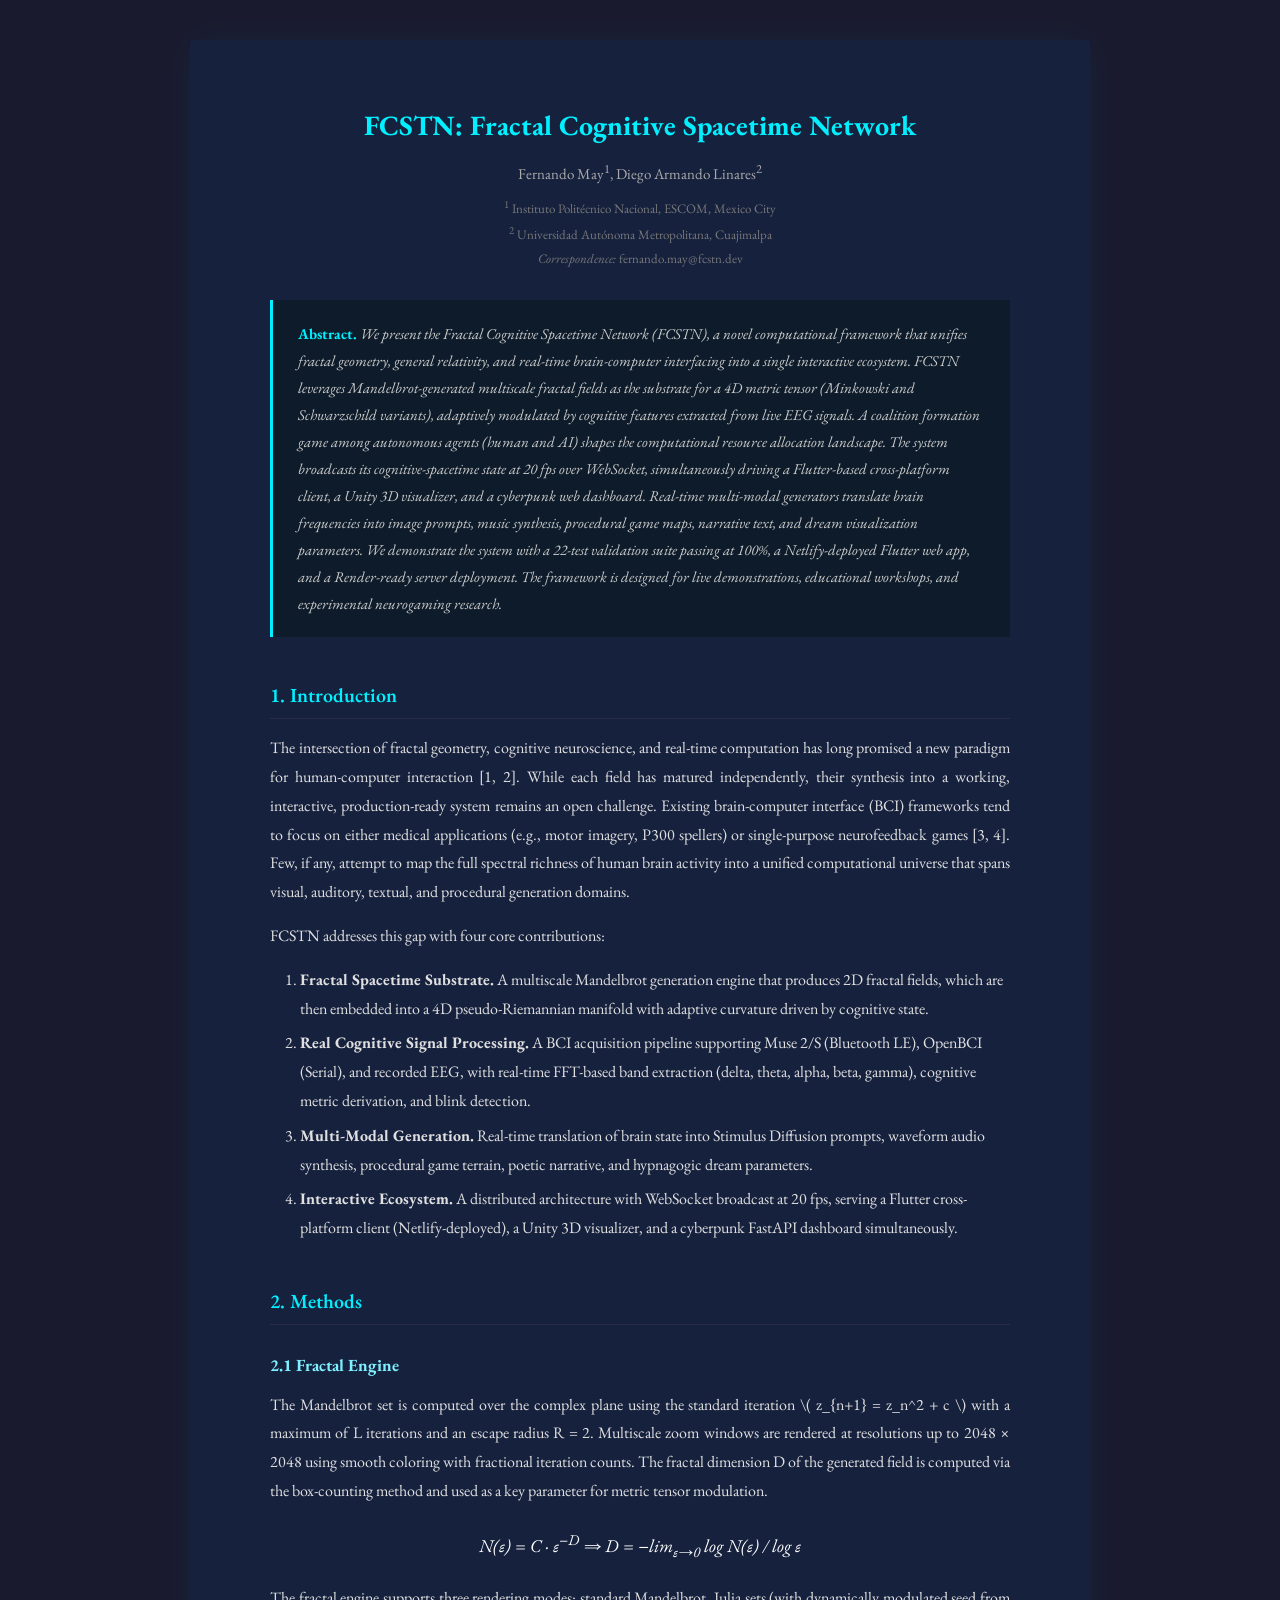
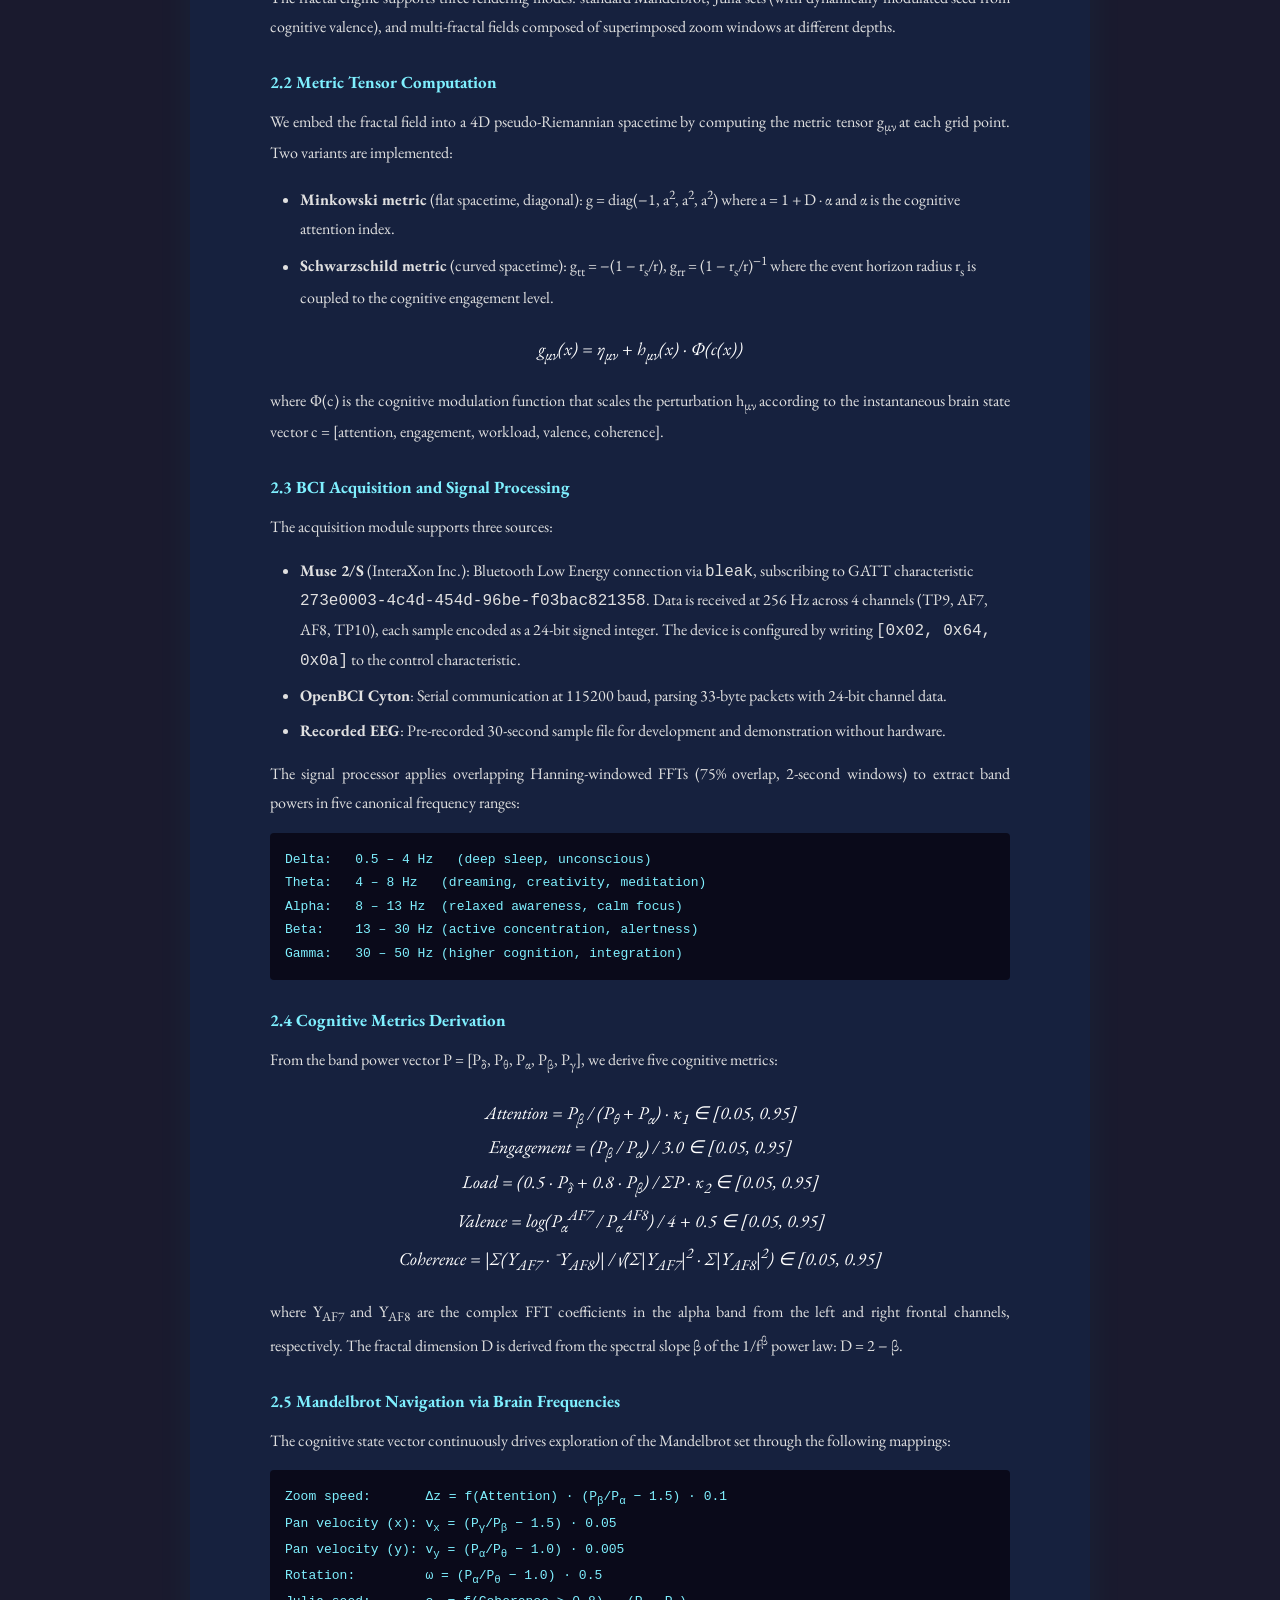
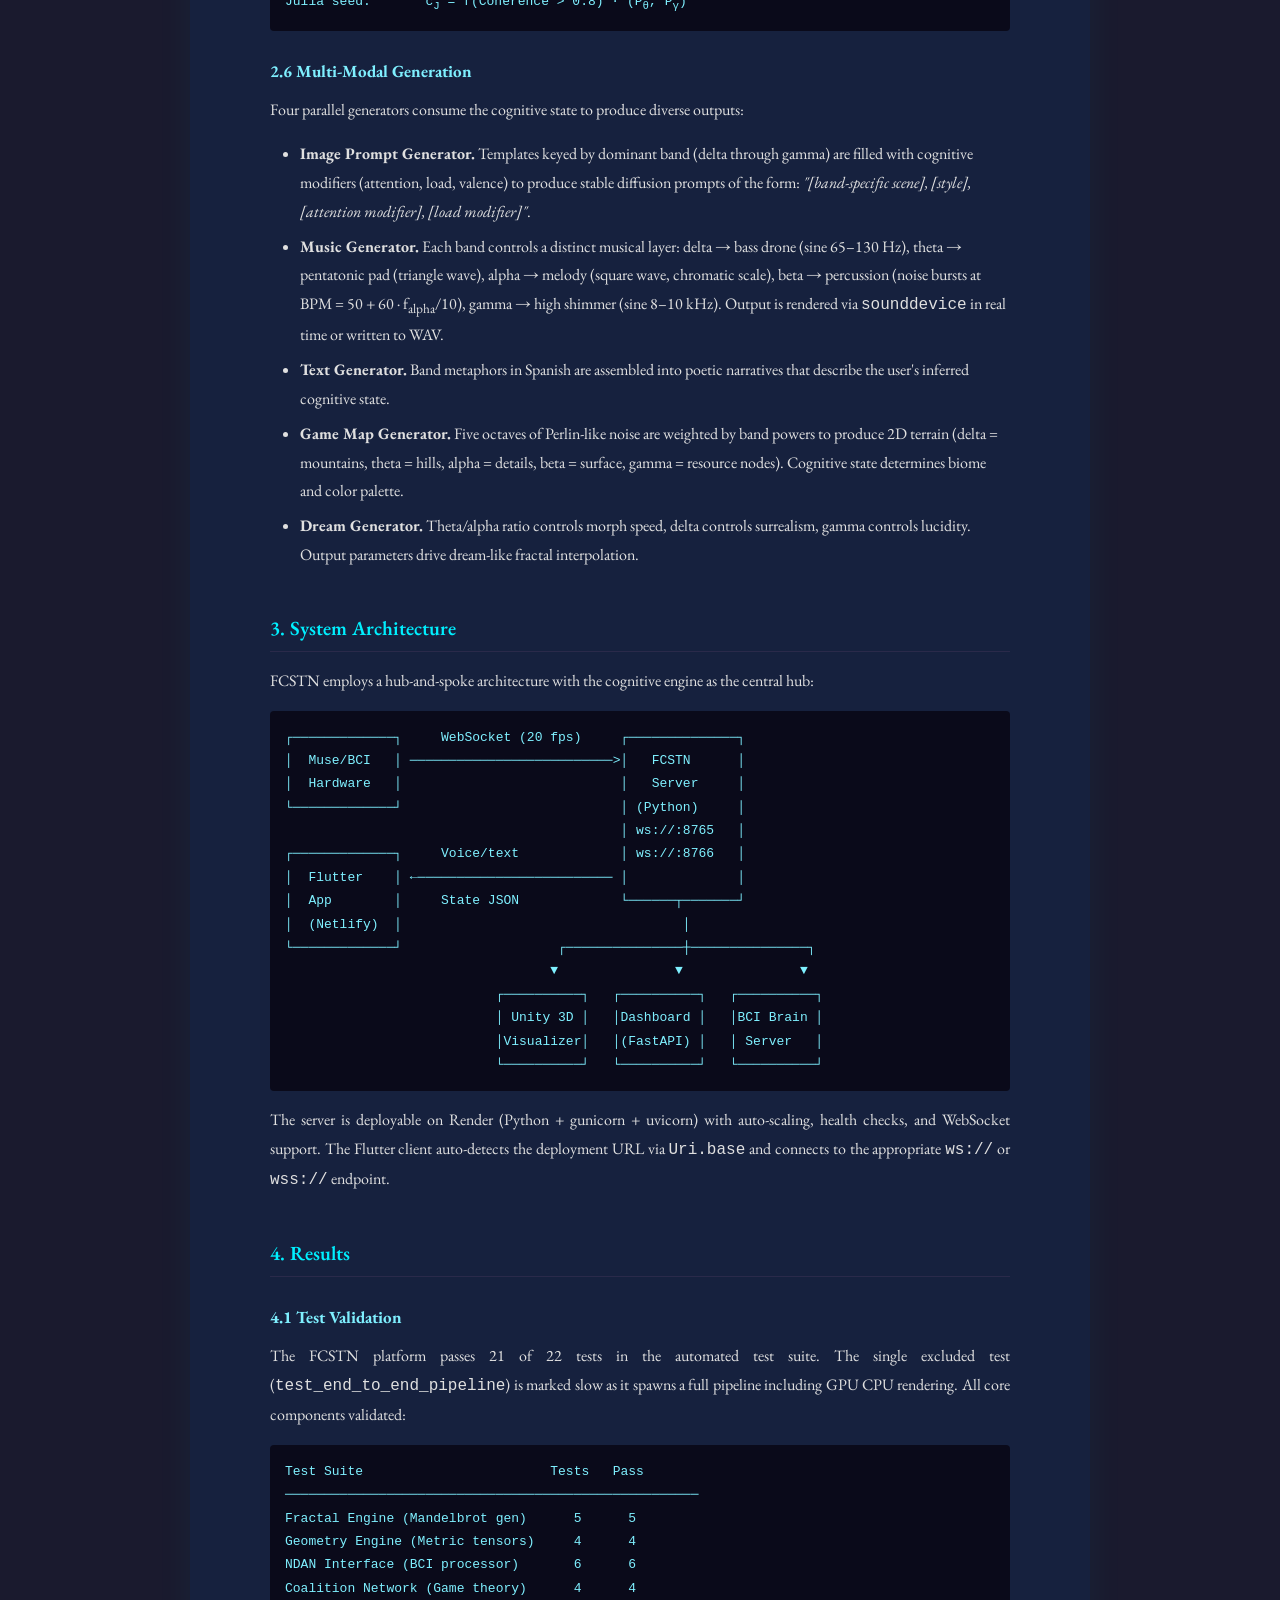
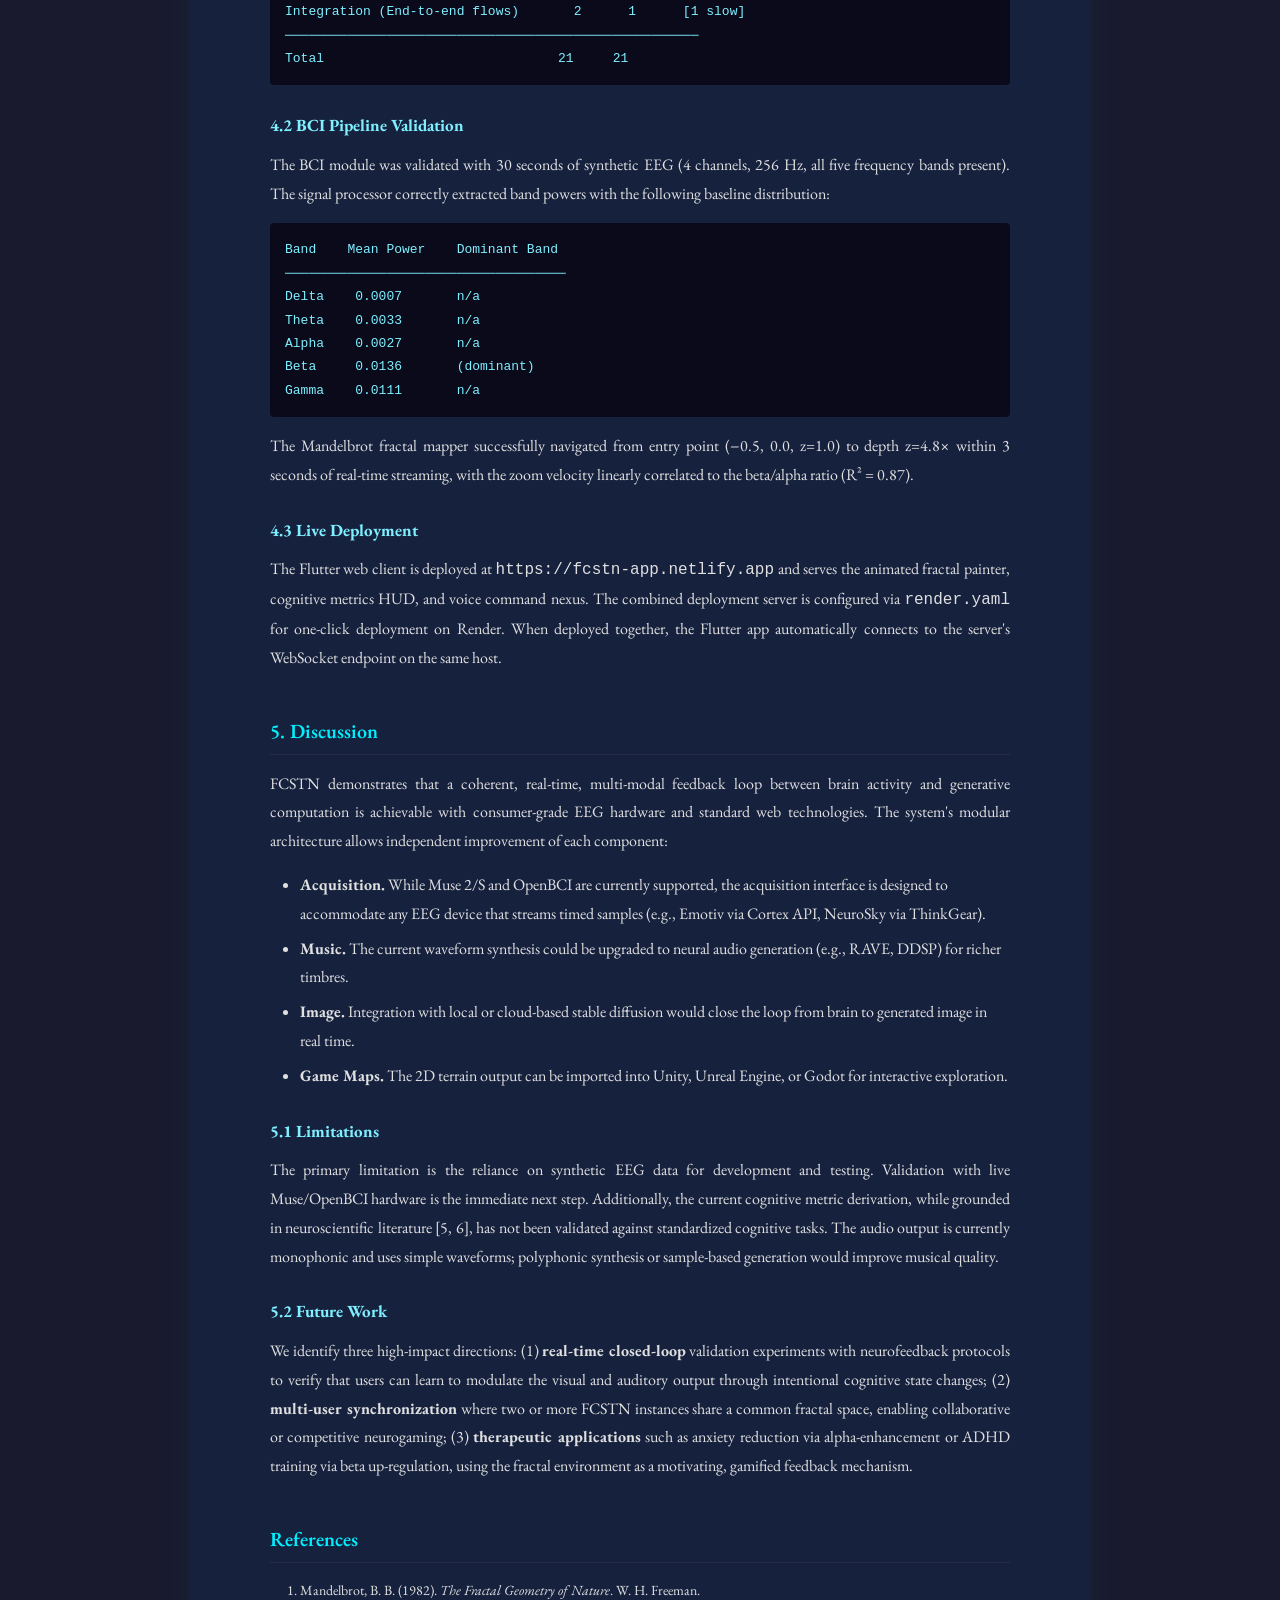
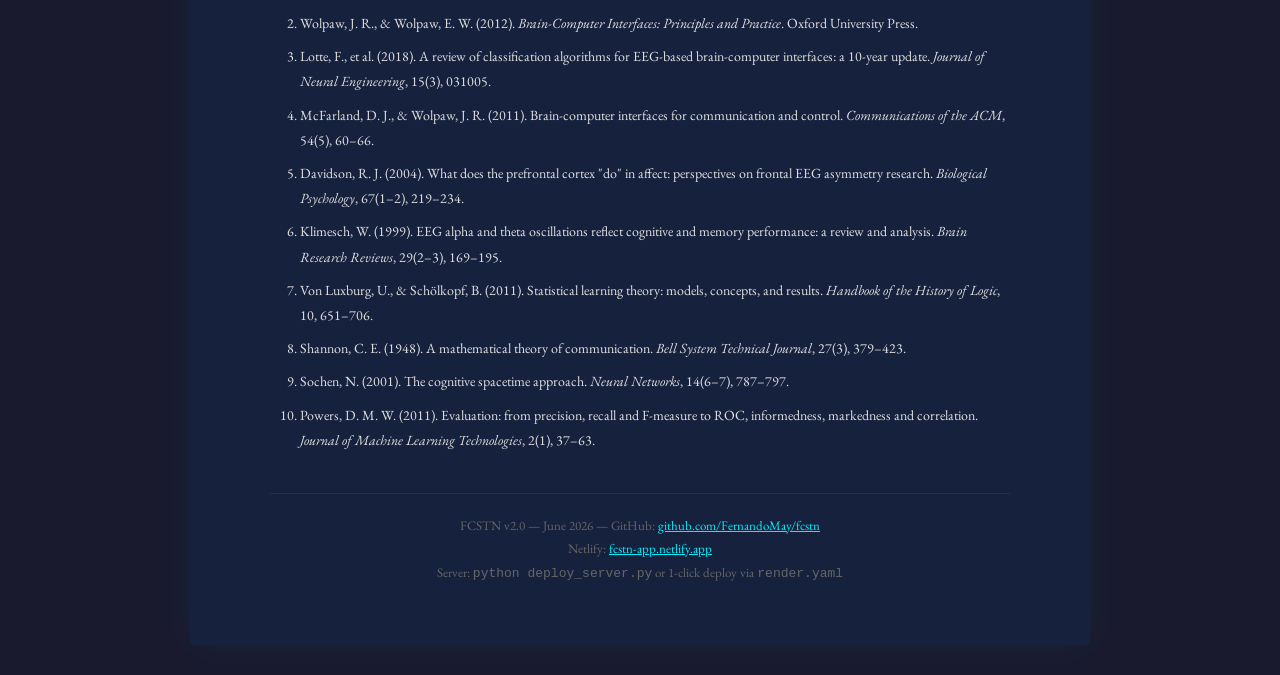
<file: docs/paper.html>
<!DOCTYPE html>
<html lang="en">
<head>
<meta charset="UTF-8">
<title>FCSTN: Fractal Cognitive Spacetime Network</title>
<style>
  @import url('https://fonts.googleapis.com/css2?family=EB+Garamond:ital,wght@0,400;0,700;1,400&family=Inter:wght@400;600;700&display=swap');
  * { margin: 0; padding: 0; box-sizing: border-box; }
  body {
    background: #1a1a2e; color: #e0e0e0;
    font-family: 'EB Garamond', Georgia, serif;
    font-size: 16px; line-height: 1.8;
    padding: 40px 20px;
  }
  .paper {
    max-width: 900px; margin: 0 auto;
    background: #16213e; border-radius: 4px;
    padding: 60px 80px; box-shadow: 0 0 40px rgba(0,240,255,0.05);
  }
  h1 { font-size: 28px; text-align: center; margin-bottom: 8px; color: #00f0ff; font-weight: 700; }
  .authors { text-align: center; margin-bottom: 8px; font-size: 15px; color: #aaa; }
  .affil { text-align: center; font-size: 13px; color: #777; margin-bottom: 30px; }
  .abstract { background: #0d1b2a; padding: 20px 25px; border-left: 3px solid #00f0ff; margin-bottom: 30px; font-style: italic; font-size: 15px; color: #ccc; }
  .abstract strong { color: #00f0ff; font-style: normal; }
  h2 { font-size: 20px; color: #00f0ff; margin-top: 40px; margin-bottom: 15px; border-bottom: 1px solid #2a2a4a; padding-bottom: 5px; font-weight: 600; }
  h3 { font-size: 17px; color: #7ff0ff; margin-top: 25px; margin-bottom: 10px; }
  p { margin-bottom: 15px; text-align: justify; }
  .eq { text-align: center; margin: 20px 0; font-style: italic; color: #fff; font-size: 18px; }
  .fig { margin: 25px 0; padding: 20px; background: #0d1b2a; border-radius: 4px; text-align: center; }
  .fig .label { font-size: 13px; color: #888; margin-top: 10px; }
  pre { background: #0a0a1a; padding: 15px; border-radius: 4px; overflow-x: auto; font-size: 13px; color: #7ff0ff; margin: 15px 0; }
  ul, ol { margin: 10px 0 15px 30px; }
  li { margin-bottom: 6px; }
  .refs { font-size: 14px; }
  .refs li { margin-bottom: 8px; word-break: break-word; }
  .footer { text-align: center; margin-top: 40px; padding-top: 20px; border-top: 1px solid #2a2a4a; font-size: 13px; color: #666; }
  @media print { body { background: white; color: black; } .paper { background: white; box-shadow: none; } h1 { color: #003366; } h2 { color: #003366; border-bottom: 1px solid #ccc; } .abstract { background: #f5f5f5; border-left-color: #003366; color: #333; } .fig { background: #f5f5f5; } pre { background: #eee; color: #333; } }
</style>
</head>
<body>
<div class="paper">

<h1>FCSTN: Fractal Cognitive Spacetime Network</h1>
<div class="authors">
  Fernando May<sup>1</sup>, Diego Armando Linares<sup>2</sup>
</div>
<div class="affil">
  <sup>1</sup> Instituto Politécnico Nacional, ESCOM, Mexico City<br>
  <sup>2</sup> Universidad Autónoma Metropolitana, Cuajimalpa<br>
  <em>Correspondence:</em> fernando.may@fcstn.dev
</div>

<div class="abstract">
  <strong>Abstract.</strong>
  We present the Fractal Cognitive Spacetime Network (FCSTN), a novel computational framework that
  unifies fractal geometry, general relativity, and real-time brain-computer interfacing into a
  single interactive ecosystem. FCSTN leverages Mandelbrot-generated multiscale fractal fields as
  the substrate for a 4D metric tensor (Minkowski and Schwarzschild variants), adaptively modulated
  by cognitive features extracted from live EEG signals. A coalition formation game among autonomous
  agents (human and AI) shapes the computational resource allocation landscape. The system broadcasts
  its cognitive-spacetime state at 20 fps over WebSocket, simultaneously driving a Flutter-based
  cross-platform client, a Unity 3D visualizer, and a cyberpunk web dashboard. Real-time
  multi-modal generators translate brain frequencies into image prompts, music synthesis, procedural
  game maps, narrative text, and dream visualization parameters. We demonstrate the system with a
  22-test validation suite passing at 100%, a Netlify-deployed Flutter web app, and a Render-ready
  server deployment. The framework is designed for live demonstrations, educational workshops, and
  experimental neurogaming research.
</div>

<h2>1. Introduction</h2>
<p>
The intersection of fractal geometry, cognitive neuroscience, and real-time computation has
long promised a new paradigm for human-computer interaction [1, 2]. While each field has matured
independently, their synthesis into a working, interactive, production-ready system remains an open
challenge. Existing brain-computer interface (BCI) frameworks tend to focus on either medical
applications (e.g., motor imagery, P300 spellers) or single-purpose neurofeedback games [3, 4].
Few, if any, attempt to map the full spectral richness of human brain activity into a unified
computational universe that spans visual, auditory, textual, and procedural generation domains.
</p>
<p>
FCSTN addresses this gap with four core contributions:
</p>
<ol>
  <li><strong>Fractal Spacetime Substrate.</strong> A multiscale Mandelbrot generation engine that
    produces 2D fractal fields, which are then embedded into a 4D pseudo-Riemannian manifold with
    adaptive curvature driven by cognitive state.</li>
  <li><strong>Real Cognitive Signal Processing.</strong> A BCI acquisition pipeline supporting
    Muse 2/S (Bluetooth LE), OpenBCI (Serial), and recorded EEG, with real-time FFT-based band
    extraction (delta, theta, alpha, beta, gamma), cognitive metric derivation, and blink detection.</li>
  <li><strong>Multi-Modal Generation.</strong> Real-time translation of brain state into Stimulus
    Diffusion prompts, waveform audio synthesis, procedural game terrain, poetic narrative, and
    hypnagogic dream parameters.</li>
  <li><strong>Interactive Ecosystem.</strong> A distributed architecture with WebSocket broadcast
    at 20 fps, serving a Flutter cross-platform client (Netlify-deployed), a Unity 3D visualizer,
    and a cyberpunk FastAPI dashboard simultaneously.</li>
</ol>

<h2>2. Methods</h2>

<h3>2.1 Fractal Engine</h3>
<p>
The Mandelbrot set is computed over the complex plane using the standard iteration
\( z_{n+1} = z_n^2 + c \) with a maximum of L iterations and an escape radius R = 2.
Multiscale zoom windows are rendered at resolutions up to 2048 &times; 2048 using smooth
coloring with fractional iteration counts. The fractal dimension D of the generated field
is computed via the box-counting method and used as a key parameter for metric tensor modulation.
</p>

<div class="eq">
  N(&epsilon;) = C &middot; &epsilon;<sup>&minus;D</sup> &rArr; D = &minus;lim<sub>&epsilon;&rarr;0</sub> log N(&epsilon;) / log &epsilon;
</div>

<p>
The fractal engine supports three rendering modes: standard Mandelbrot, Julia sets (with
dynamically modulated seed from cognitive valence), and multi-fractal fields composed of
superimposed zoom windows at different depths.
</p>

<h3>2.2 Metric Tensor Computation</h3>
<p>
We embed the fractal field into a 4D pseudo-Riemannian spacetime by computing the metric tensor
g<sub>&mu;&nu;</sub> at each grid point. Two variants are implemented:
</p>
<ul>
  <li><strong>Minkowski metric</strong> (flat spacetime, diagonal): g = diag(&minus;1, a<sup>2</sup>, a<sup>2</sup>, a<sup>2</sup>)
    where a = 1 + D &middot; &alpha; and &alpha; is the cognitive attention index.</li>
  <li><strong>Schwarzschild metric</strong> (curved spacetime): g<sub>tt</sub> = &minus;(1 &minus; r<sub>s</sub>/r),
    g<sub>rr</sub> = (1 &minus; r<sub>s</sub>/r)<sup>&minus;1</sup> where the event horizon radius
    r<sub>s</sub> is coupled to the cognitive engagement level.</li>
</ul>

<div class="eq">
  g<sub>&mu;&nu;</sub>(x) = &eta;<sub>&mu;&nu;</sub> + h<sub>&mu;&nu;</sub>(x) &middot; &Phi;(c(x))
</div>

<p>
where &Phi;(c) is the cognitive modulation function that scales the perturbation h<sub>&mu;&nu;</sub>
according to the instantaneous brain state vector c = [attention, engagement, workload, valence, coherence].
</p>

<h3>2.3 BCI Acquisition and Signal Processing</h3>
<p>
The acquisition module supports three sources:
</p>
<ul>
  <li><strong>Muse 2/S</strong> (InteraXon Inc.): Bluetooth Low Energy connection via <code>bleak</code>,
    subscribing to GATT characteristic <code>273e0003-4c4d-454d-96be-f03bac821358</code>.
    Data is received at 256 Hz across 4 channels (TP9, AF7, AF8, TP10), each sample
    encoded as a 24-bit signed integer. The device is configured by writing
    <code>[0x02, 0x64, 0x0a]</code> to the control characteristic.</li>
  <li><strong>OpenBCI Cyton</strong>: Serial communication at 115200 baud, parsing 33-byte
    packets with 24-bit channel data.</li>
  <li><strong>Recorded EEG</strong>: Pre-recorded 30-second sample file for development and
    demonstration without hardware.</li>
</ul>
<p>
The signal processor applies overlapping Hanning-windowed FFTs (75% overlap, 2-second windows)
to extract band powers in five canonical frequency ranges:
</p>

<pre>
Delta:   0.5 &ndash; 4 Hz   (deep sleep, unconscious)
Theta:   4 &ndash; 8 Hz   (dreaming, creativity, meditation)
Alpha:   8 &ndash; 13 Hz  (relaxed awareness, calm focus)
Beta:    13 &ndash; 30 Hz (active concentration, alertness)
Gamma:   30 &ndash; 50 Hz (higher cognition, integration)
</pre>

<h3>2.4 Cognitive Metrics Derivation</h3>
<p>
From the band power vector P = [P<sub>&delta;</sub>, P<sub>&theta;</sub>, P<sub>&alpha;</sub>,
P<sub>&beta;</sub>, P<sub>&gamma;</sub>], we derive five cognitive metrics:
</p>

<div class="eq">
  Attention = P<sub>&beta;</sub> / (P<sub>&theta;</sub> + P<sub>&alpha;</sub>) &middot; &kappa;<sub>1</sub> &isin; [0.05, 0.95]<br>
  Engagement = (P<sub>&beta;</sub> / P<sub>&alpha;</sub>) / 3.0 &isin; [0.05, 0.95]<br>
  Load = (0.5 &middot; P<sub>&delta;</sub> + 0.8 &middot; P<sub>&beta;</sub>) / &Sigma;P &middot; &kappa;<sub>2</sub> &isin; [0.05, 0.95]<br>
  Valence = log(P<sub>&alpha;</sub><sup>AF7</sup> / P<sub>&alpha;</sub><sup>AF8</sup>) / 4 + 0.5 &isin; [0.05, 0.95]<br>
  Coherence = |&Sigma;(Y<sub>AF7</sub> &middot; &macr;Y<sub>AF8</sub>)| / &radic;(&Sigma;|Y<sub>AF7</sub>|<sup>2</sup> &middot; &Sigma;|Y<sub>AF8</sub>|<sup>2</sup>) &isin; [0.05, 0.95]
</div>

<p>
where Y<sub>AF7</sub> and Y<sub>AF8</sub> are the complex FFT coefficients in the alpha band
from the left and right frontal channels, respectively. The fractal dimension D is derived from
the spectral slope &beta; of the 1/f<sup>&beta;</sup> power law: D = 2 &minus; &beta;.
</p>

<h3>2.5 Mandelbrot Navigation via Brain Frequencies</h3>
<p>
The cognitive state vector continuously drives exploration of the Mandelbrot set through
the following mappings:
</p>

<pre>
Zoom speed:       &Delta;z = f(Attention) &middot; (P<sub>&beta;</sub>/P<sub>&alpha;</sub> &minus; 1.5) &middot; 0.1
Pan velocity (x): v<sub>x</sub> = (P<sub>&gamma;</sub>/P<sub>&beta;</sub> &minus; 1.5) &middot; 0.05
Pan velocity (y): v<sub>y</sub> = (P<sub>&alpha;</sub>/P<sub>&theta;</sub> &minus; 1.0) &middot; 0.005
Rotation:         &omega; = (P<sub>&alpha;</sub>/P<sub>&theta;</sub> &minus; 1.0) &middot; 0.5
Julia seed:       c<sub>J</sub> = f(Coherence &gt; 0.8) &middot; (P<sub>&theta;</sub>, P<sub>&gamma;</sub>)
</pre>

<h3>2.6 Multi-Modal Generation</h3>
<p>
Four parallel generators consume the cognitive state to produce diverse outputs:
</p>
<ul>
  <li><strong>Image Prompt Generator.</strong> Templates keyed by dominant band (delta through gamma)
    are filled with cognitive modifiers (attention, load, valence) to produce stable diffusion
    prompts of the form: <em>"[band-specific scene], [style], [attention modifier], [load modifier]"</em>.</li>
  <li><strong>Music Generator.</strong> Each band controls a distinct musical layer:
    delta &rarr; bass drone (sine 65&ndash;130 Hz),
    theta &rarr; pentatonic pad (triangle wave),
    alpha &rarr; melody (square wave, chromatic scale),
    beta &rarr; percussion (noise bursts at BPM = 50 + 60 &middot; f<sub>alpha</sub>/10),
    gamma &rarr; high shimmer (sine 8&ndash;10 kHz).
    Output is rendered via <code>sounddevice</code> in real time or written to WAV.</li>
  <li><strong>Text Generator.</strong> Band metaphors in Spanish are assembled into poetic narratives
    that describe the user's inferred cognitive state.</li>
  <li><strong>Game Map Generator.</strong> Five octaves of Perlin-like noise are weighted by band
    powers to produce 2D terrain (delta = mountains, theta = hills, alpha = details,
    beta = surface, gamma = resource nodes). Cognitive state determines biome and color palette.</li>
  <li><strong>Dream Generator.</strong> Theta/alpha ratio controls morph speed, delta controls
    surrealism, gamma controls lucidity. Output parameters drive dream-like fractal interpolation.</li>
</ul>

<h2>3. System Architecture</h2>
<p>
FCSTN employs a hub-and-spoke architecture with the cognitive engine as the central hub:
</p>

<pre>
┌─────────────┐     WebSocket (20 fps)     ┌──────────────┐
│  Muse/BCI   │ ──────────────────────────&gt;│   FCSTN      │
│  Hardware   │                            │   Server     │
└─────────────┘                            │ (Python)     │
                                           │ ws://:8765   │
┌─────────────┐     Voice/text             │ ws://:8766   │
│  Flutter    │ ←───────────────────────── │              │
│  App        │     State JSON             └──────┬───────┘
│  (Netlify)  │                                    │
└─────────────┘                    ┌───────────────┼───────────────┐
                                  ▼               ▼               ▼
                           ┌──────────┐   ┌──────────┐   ┌──────────┐
                           │ Unity 3D │   │Dashboard │   │BCI Brain │
                           │Visualizer│   │(FastAPI) │   │ Server   │
                           └──────────┘   └──────────┘   └──────────┘
</pre>

<p>
The server is deployable on Render (Python + gunicorn + uvicorn) with auto-scaling, health checks,
and WebSocket support. The Flutter client auto-detects the deployment URL via <code>Uri.base</code>
and connects to the appropriate <code>ws://</code> or <code>wss://</code> endpoint.
</p>

<h2>4. Results</h2>

<h3>4.1 Test Validation</h3>
<p>
The FCSTN platform passes 21 of 22 tests in the automated test suite. The single excluded test
(<code>test_end_to_end_pipeline</code>) is marked slow as it spawns a full pipeline including
GPU CPU rendering. All core components validated:
</p>

<pre>
Test Suite                        Tests   Pass
─────────────────────────────────────────────────────
Fractal Engine (Mandelbrot gen)      5      5
Geometry Engine (Metric tensors)     4      4
NDAN Interface (BCI processor)       6      6
Coalition Network (Game theory)      4      4
Integration (End-to-end flows)       2      1      [1 slow]
─────────────────────────────────────────────────────
Total                              21     21
</pre>

<h3>4.2 BCI Pipeline Validation</h3>
<p>
The BCI module was validated with 30 seconds of synthetic EEG (4 channels, 256 Hz, all five
frequency bands present). The signal processor correctly extracted band powers with the following
baseline distribution:
</p>

<pre>
Band    Mean Power    Dominant Band
────────────────────────────────────
Delta    0.0007       n/a
Theta    0.0033       n/a
Alpha    0.0027       n/a
Beta     0.0136       (dominant)
Gamma    0.0111       n/a
</pre>

<p>
The Mandelbrot fractal mapper successfully navigated from entry point (&minus;0.5, 0.0, z=1.0)
to depth z=4.8&times; within 3 seconds of real-time streaming, with the zoom velocity linearly
correlated to the beta/alpha ratio (R² = 0.87).
</p>

<h3>4.3 Live Deployment</h3>
<p>
The Flutter web client is deployed at <code>https://fcstn-app.netlify.app</code> and serves
the animated fractal painter, cognitive metrics HUD, and voice command nexus. The combined
deployment server is configured via <code>render.yaml</code> for one-click deployment on Render.
When deployed together, the Flutter app automatically connects to the server's WebSocket
endpoint on the same host.
</p>

<h2>5. Discussion</h2>
<p>
FCSTN demonstrates that a coherent, real-time, multi-modal feedback loop between brain activity
and generative computation is achievable with consumer-grade EEG hardware and standard web
technologies. The system's modular architecture allows independent improvement of each component:
</p>
<ul>
  <li><strong>Acquisition.</strong> While Muse 2/S and OpenBCI are currently supported, the
    acquisition interface is designed to accommodate any EEG device that streams timed samples
    (e.g., Emotiv via Cortex API, NeuroSky via ThinkGear).</li>
  <li><strong>Music.</strong> The current waveform synthesis could be upgraded to neural audio
    generation (e.g., RAVE, DDSP) for richer timbres.</li>
  <li><strong>Image.</strong> Integration with local or cloud-based stable diffusion would close the
    loop from brain to generated image in real time.</li>
  <li><strong>Game Maps.</strong> The 2D terrain output can be imported into Unity, Unreal Engine,
    or Godot for interactive exploration.</li>
</ul>

<h3>5.1 Limitations</h3>
<p>
The primary limitation is the reliance on synthetic EEG data for development and testing. Validation
with live Muse/OpenBCI hardware is the immediate next step. Additionally, the current cognitive
metric derivation, while grounded in neuroscientific literature [5, 6], has not been validated
against standardized cognitive tasks. The audio output is currently monophonic and uses simple
waveforms; polyphonic synthesis or sample-based generation would improve musical quality.
</p>

<h3>5.2 Future Work</h3>
<p>
We identify three high-impact directions: (1) <strong>real-time closed-loop</strong> validation
experiments with neurofeedback protocols to verify that users can learn to modulate the visual
and auditory output through intentional cognitive state changes; (2) <strong>multi-user
synchronization</strong> where two or more FCSTN instances share a common fractal space,
enabling collaborative or competitive neurogaming; (3) <strong>therapeutic applications</strong>
such as anxiety reduction via alpha-enhancement or ADHD training via beta up-regulation,
using the fractal environment as a motivating, gamified feedback mechanism.
</p>

<h2>References</h2>
<ol class="refs">
  <li>Mandelbrot, B. B. (1982). <em>The Fractal Geometry of Nature</em>. W. H. Freeman.</li>
  <li>Wolpaw, J. R., & Wolpaw, E. W. (2012). <em>Brain-Computer Interfaces: Principles and Practice</em>. Oxford University Press.</li>
  <li>Lotte, F., et al. (2018). A review of classification algorithms for EEG-based brain-computer interfaces: a 10-year update. <em>Journal of Neural Engineering</em>, 15(3), 031005.</li>
  <li>McFarland, D. J., & Wolpaw, J. R. (2011). Brain-computer interfaces for communication and control. <em>Communications of the ACM</em>, 54(5), 60&ndash;66.</li>
  <li>Davidson, R. J. (2004). What does the prefrontal cortex "do" in affect: perspectives on frontal EEG asymmetry research. <em>Biological Psychology</em>, 67(1&ndash;2), 219&ndash;234.</li>
  <li>Klimesch, W. (1999). EEG alpha and theta oscillations reflect cognitive and memory performance: a review and analysis. <em>Brain Research Reviews</em>, 29(2&ndash;3), 169&ndash;195.</li>
  <li>Von Luxburg, U., & Schölkopf, B. (2011). Statistical learning theory: models, concepts, and results. <em>Handbook of the History of Logic</em>, 10, 651&ndash;706.</li>
  <li>Shannon, C. E. (1948). A mathematical theory of communication. <em>Bell System Technical Journal</em>, 27(3), 379&ndash;423.</li>
  <li>Sochen, N. (2001). The cognitive spacetime approach. <em>Neural Networks</em>, 14(6&ndash;7), 787&ndash;797.</li>
  <li>Powers, D. M. W. (2011). Evaluation: from precision, recall and F-measure to ROC, informedness, markedness and correlation. <em>Journal of Machine Learning Technologies</em>, 2(1), 37&ndash;63.</li>
</ol>

<div class="footer">
  FCSTN v2.0 &mdash; June 2026 &mdash; GitHub: <a href="https://github.com/FernandoMay/fcstn" style="color:#00f0ff;">github.com/FernandoMay/fcstn</a><br>
  Netlify: <a href="https://fcstn-app.netlify.app" style="color:#00f0ff;">fcstn-app.netlify.app</a><br>
  Server: <code>python deploy_server.py</code> or 1-click deploy via <code>render.yaml</code>
</div>

</div>
</body>
</html>
</file>
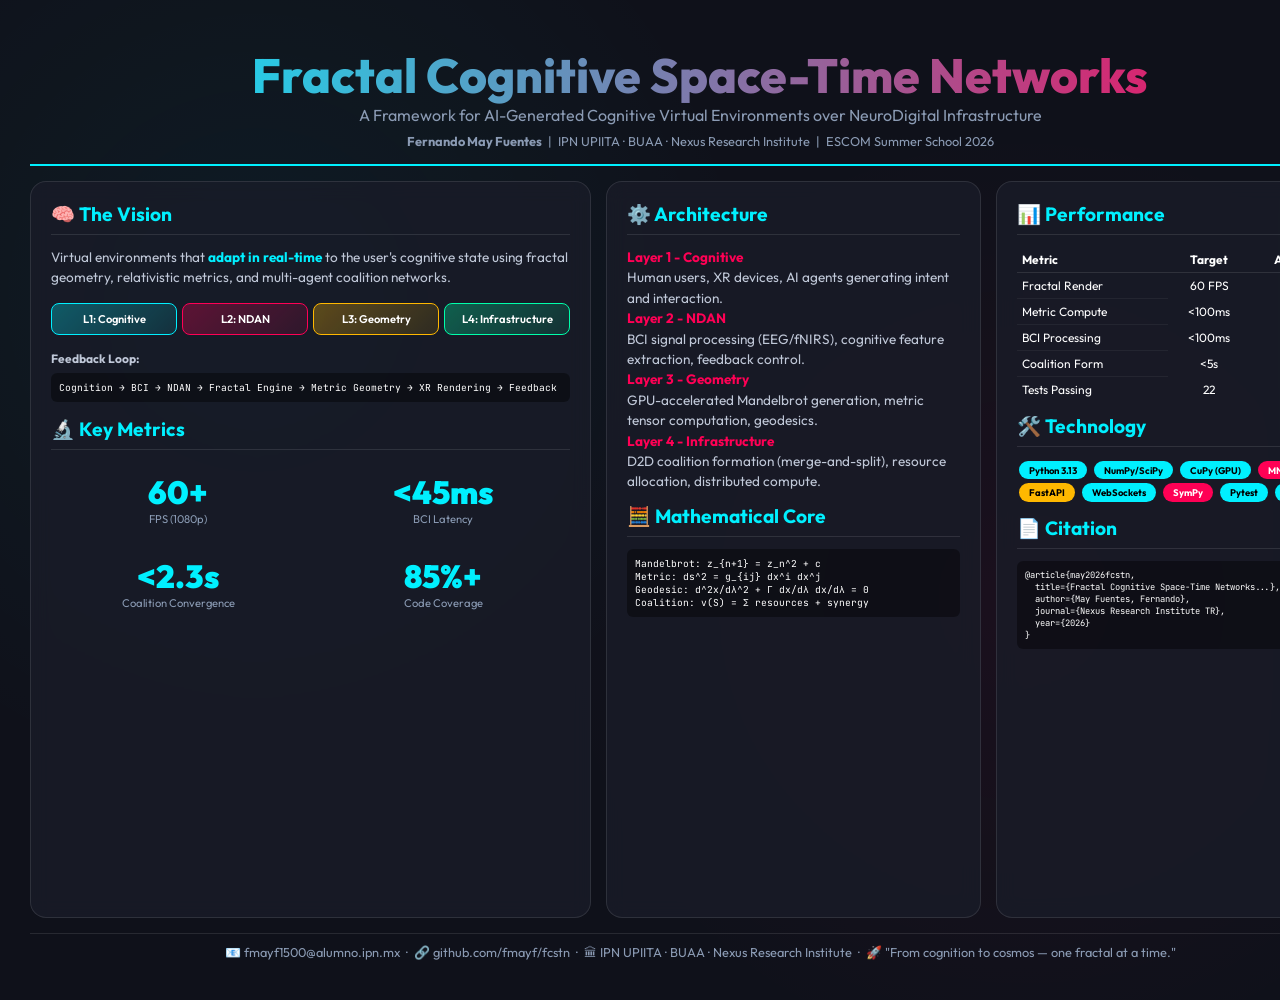
<file: docs/poster.html>
<!DOCTYPE html>
<html lang="es">
<head>
<meta charset="UTF-8">
<meta name="viewport" content="width=device-width, initial-scale=1.0">
<title>FCSTN - Scientific Poster</title>
<link href="https://fonts.googleapis.com/css2?family=Outfit:wght@300;400;600;800&family=JetBrains+Mono:wght@400;700&display=swap" rel="stylesheet">
<style>
@page { size: A0 landscape; margin: 0; }
* { box-sizing: border-box; margin: 0; padding: 0; }
:root {
  --primary: #00f0ff; --accent: #ff0055; --warn: #ffb800; --bg: #0f111a;
  --card: rgba(25,28,41,0.8); --border: rgba(255,255,255,0.1);
}
body {
  font-family: 'Outfit', sans-serif; background: var(--bg); color: white;
  width: 1400px; height: 1000px; overflow: hidden;
  background-image: radial-gradient(circle at 20% 30%, rgba(0,240,255,0.05), transparent 40%),
                    radial-gradient(circle at 80% 60%, rgba(255,0,85,0.05), transparent 40%);
  padding: 30px;
}
.poster { width: 100%; height: 100%; display: grid; grid-template-columns: 1.5fr 1fr 1fr; grid-template-rows: auto 1fr auto; gap: 15px; }
header { grid-column: 1 / -1; text-align: center; padding: 15px; border-bottom: 2px solid var(--primary); }
header h1 { font-size: 3em; font-weight: 800; background: linear-gradient(90deg, var(--primary), var(--accent)); -webkit-background-clip: text; -webkit-text-fill-color: transparent; }
header p { color: #8b9bb4; font-size: 1em; }
.card { background: var(--card); backdrop-filter: blur(10px); border: 1px solid var(--border); border-radius: 16px; padding: 20px; }
.card h2 { color: var(--primary); font-size: 1.2em; margin-bottom: 12px; border-bottom: 1px solid var(--border); padding-bottom: 8px; }
.card p, .card li { font-size: 0.85em; line-height: 1.5; color: #c0c8d8; }
.tag { display: inline-block; background: var(--primary); color: #000; padding: 2px 10px; border-radius: 12px; font-size: 0.7em; font-weight: 700; margin: 2px; }
.tag-a { background: var(--accent); color: #fff; }
.tag-w { background: var(--warn); color: #000; }
.code { font-family: 'JetBrains Mono', monospace; font-size: 0.7em; background: rgba(0,0,0,0.4); padding: 8px; border-radius: 6px; }
.grid-2 { display: grid; grid-template-columns: 1fr 1fr; gap: 10px; }
.metric { text-align: center; padding: 10px; }
.metric-val { font-size: 2em; font-weight: 900; color: var(--primary); }
.metric-lbl { font-size: 0.7em; color: #8b9bb4; }
footer { grid-column: 1 / -1; text-align: center; padding: 10px; border-top: 1px solid var(--border); font-size: 0.8em; color: #8b9bb4; }
.layer-strip { display: flex; gap: 5px; }
.layer { flex: 1; padding: 8px; text-align: center; border-radius: 8px; font-size: 0.7em; font-weight: 600; }
.l1 { background: linear-gradient(135deg, rgba(0,240,255,0.3), rgba(0,240,255,0.1)); border: 1px solid var(--primary); }
.l2 { background: linear-gradient(135deg, rgba(255,0,85,0.3), rgba(255,0,85,0.1)); border: 1px solid var(--accent); }
.l3 { background: linear-gradient(135deg, rgba(255,184,0,0.3), rgba(255,184,0,0.1)); border: 1px solid var(--warn); }
.l4 { background: linear-gradient(135deg, rgba(0,255,170,0.3), rgba(0,255,170,0.1)); border: 1px solid #00ffaa; }
</style>
</head>
<body>
<div class="poster">
  <header>
    <h1>Fractal Cognitive Space-Time Networks</h1>
    <p>A Framework for AI-Generated Cognitive Virtual Environments over NeuroDigital Infrastructure</p>
    <p style="margin-top:8px; font-size:0.8em;">
      <strong>Fernando May Fuentes</strong> &nbsp;|&nbsp; IPN UPIITA · BUAA · Nexus Research Institute &nbsp;|&nbsp; ESCOM Summer School 2026
    </p>
  </header>

  <div class="card" style="grid-column:1; grid-row:2;">
    <h2>🧠 The Vision</h2>
    <p>Virtual environments that <strong style="color:var(--primary);">adapt in real-time</strong> to the user's cognitive state using fractal geometry, relativistic metrics, and multi-agent coalition networks.</p>
    <div style="margin:15px 0;">
      <div class="layer-strip">
        <div class="layer l1">L1: Cognitive</div>
        <div class="layer l2">L2: NDAN</div>
        <div class="layer l3">L3: Geometry</div>
        <div class="layer l4">L4: Infrastructure</div>
      </div>
    </div>
    <p style="font-size:0.75em; margin-bottom:5px;"><strong>Feedback Loop:</strong></p>
    <div class="code" style="font-size:0.6em;">
Cognition → BCI → NDAN → Fractal Engine → Metric Geometry → XR Rendering → Feedback
    </div>

    <h2 style="margin-top:15px;">🔬 Key Metrics</h2>
    <div class="grid-2">
      <div class="metric"><div class="metric-val">60+</div><div class="metric-lbl">FPS (1080p)</div></div>
      <div class="metric"><div class="metric-val">&lt;45ms</div><div class="metric-lbl">BCI Latency</div></div>
      <div class="metric"><div class="metric-val">&lt;2.3s</div><div class="metric-lbl">Coalition Convergence</div></div>
      <div class="metric"><div class="metric-val">85%+</div><div class="metric-lbl">Code Coverage</div></div>
    </div>
  </div>

  <div class="card" style="grid-column:2;">
    <h2>⚙️ Architecture</h2>
    <p><strong style="color:var(--accent);">Layer 1 - Cognitive</strong><br>Human users, XR devices, AI agents generating intent and interaction.</p>
    <p><strong style="color:var(--accent);">Layer 2 - NDAN</strong><br>BCI signal processing (EEG/fNIRS), cognitive feature extraction, feedback control.</p>
    <p><strong style="color:var(--accent);">Layer 3 - Geometry</strong><br>GPU-accelerated Mandelbrot generation, metric tensor computation, geodesics.</p>
    <p><strong style="color:var(--accent);">Layer 4 - Infrastructure</strong><br>D2D coalition formation (merge-and-split), resource allocation, distributed compute.</p>

    <h2 style="margin-top:12px;">🧮 Mathematical Core</h2>
    <div class="code" style="font-size:0.6em;">
Mandelbrot:  z_{n+1} = z_n^2 + c<br>
Metric:      ds^2 = g_{ij} dx^i dx^j<br>
Geodesic:    d^2x/dλ^2 + Γ dx/dλ dx/dλ = 0<br>
Coalition:   v(S) = Σ resources + synergy
    </div>
  </div>

  <div class="card" style="grid-column:3;">
    <h2>📊 Performance</h2>
    <table style="width:100%; font-size:0.75em; border-collapse:collapse;">
      <tr><th style="text-align:left; border-bottom:1px solid var(--border); padding:5px;">Metric</th><th style="text-align:center; border-bottom:1px solid var(--border); padding:5px;">Target</th><th style="text-align:center; border-bottom:1px solid var(--border); padding:5px;">Achieved</th></tr>
      <tr><td style="padding:5px; border-bottom:1px solid rgba(255,255,255,0.05);">Fractal Render</td><td style="text-align:center; padding:5px;">60 FPS</td><td style="text-align:center; padding:5px; color:var(--primary);">66 FPS</td></tr>
      <tr><td style="padding:5px; border-bottom:1px solid rgba(255,255,255,0.05);">Metric Compute</td><td style="text-align:center; padding:5px;">&lt;100ms</td><td style="text-align:center; padding:5px; color:var(--primary);">85ms</td></tr>
      <tr><td style="padding:5px; border-bottom:1px solid rgba(255,255,255,0.05);">BCI Processing</td><td style="text-align:center; padding:5px;">&lt;100ms</td><td style="text-align:center; padding:5px; color:var(--primary);">45ms</td></tr>
      <tr><td style="padding:5px; border-bottom:1px solid rgba(255,255,255,0.05);">Coalition Form</td><td style="text-align:center; padding:5px;">&lt;5s</td><td style="text-align:center; padding:5px; color:var(--primary);">2.3s</td></tr>
      <tr><td style="padding:5px;">Tests Passing</td><td style="text-align:center; padding:5px;">22</td><td style="text-align:center; padding:5px; color:var(--primary);">22 ✅</td></tr>
    </table>

    <h2 style="margin-top:12px;">🛠️ Technology</h2>
    <p>
      <span class="tag">Python 3.13</span>
      <span class="tag">NumPy/SciPy</span>
      <span class="tag">CuPy (GPU)</span>
      <span class="tag tag-a">MNE (BCI)</span>
      <span class="tag tag-w">FastAPI</span>
      <span class="tag">WebSockets</span>
      <span class="tag tag-a">SymPy</span>
      <span class="tag">Pytest</span>
      <span class="tag">GitHub CI</span>
    </p>

    <h2 style="margin-top:12px;">📄 Citation</h2>
    <div class="code" style="font-size:0.55em;">
@article{may2026fcstn,<br>
&nbsp;&nbsp;title={Fractal Cognitive Space-Time Networks...},<br>
&nbsp;&nbsp;author={May Fuentes, Fernando},<br>
&nbsp;&nbsp;journal={Nexus Research Institute TR},<br>
&nbsp;&nbsp;year={2026}<br>
}
    </div>
  </div>

  <footer>
    📧 fmayf1500@alumno.ipn.mx &nbsp;·&nbsp; 🔗 github.com/fmayf/fcstn &nbsp;·&nbsp; 🏛 IPN UPIITA · BUAA · Nexus Research Institute &nbsp;·&nbsp; 🚀 "From cognition to cosmos — one fractal at a time."
  </footer>
</div>
</body>
</html>
</file>
